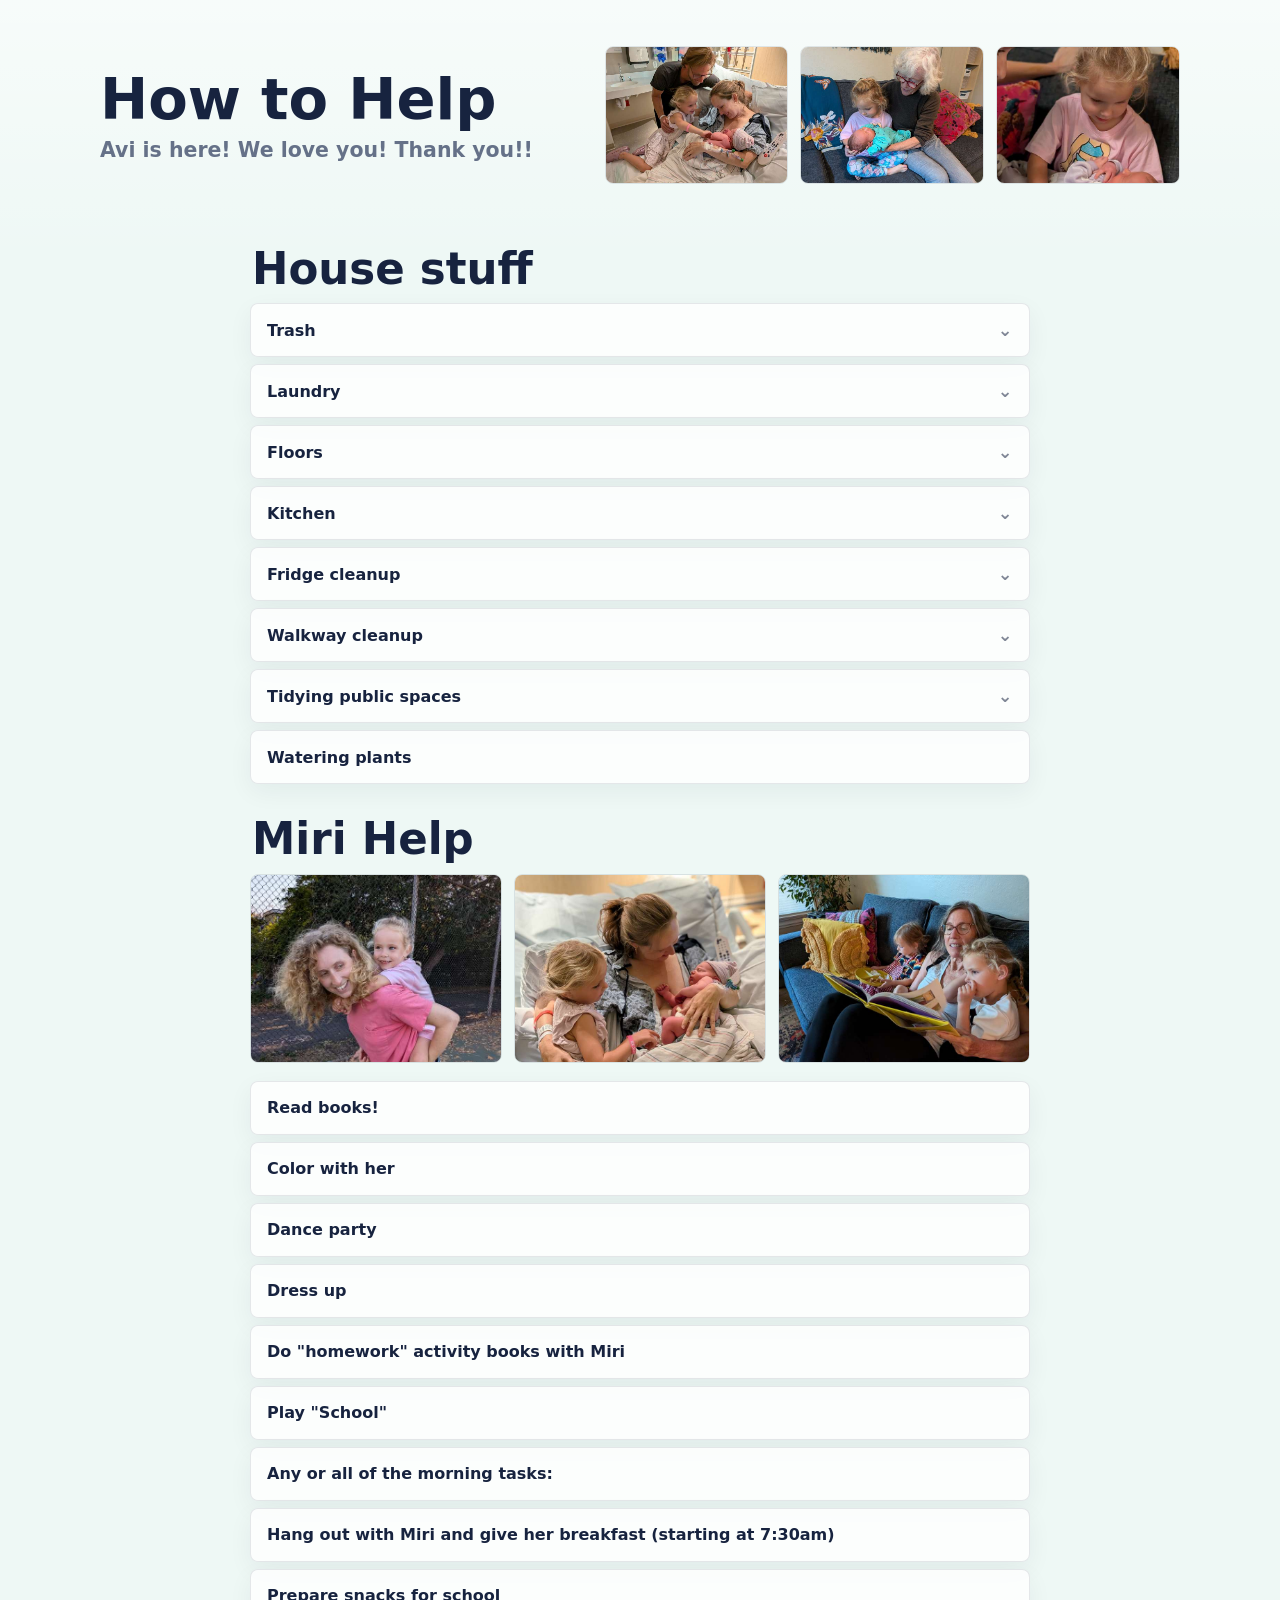
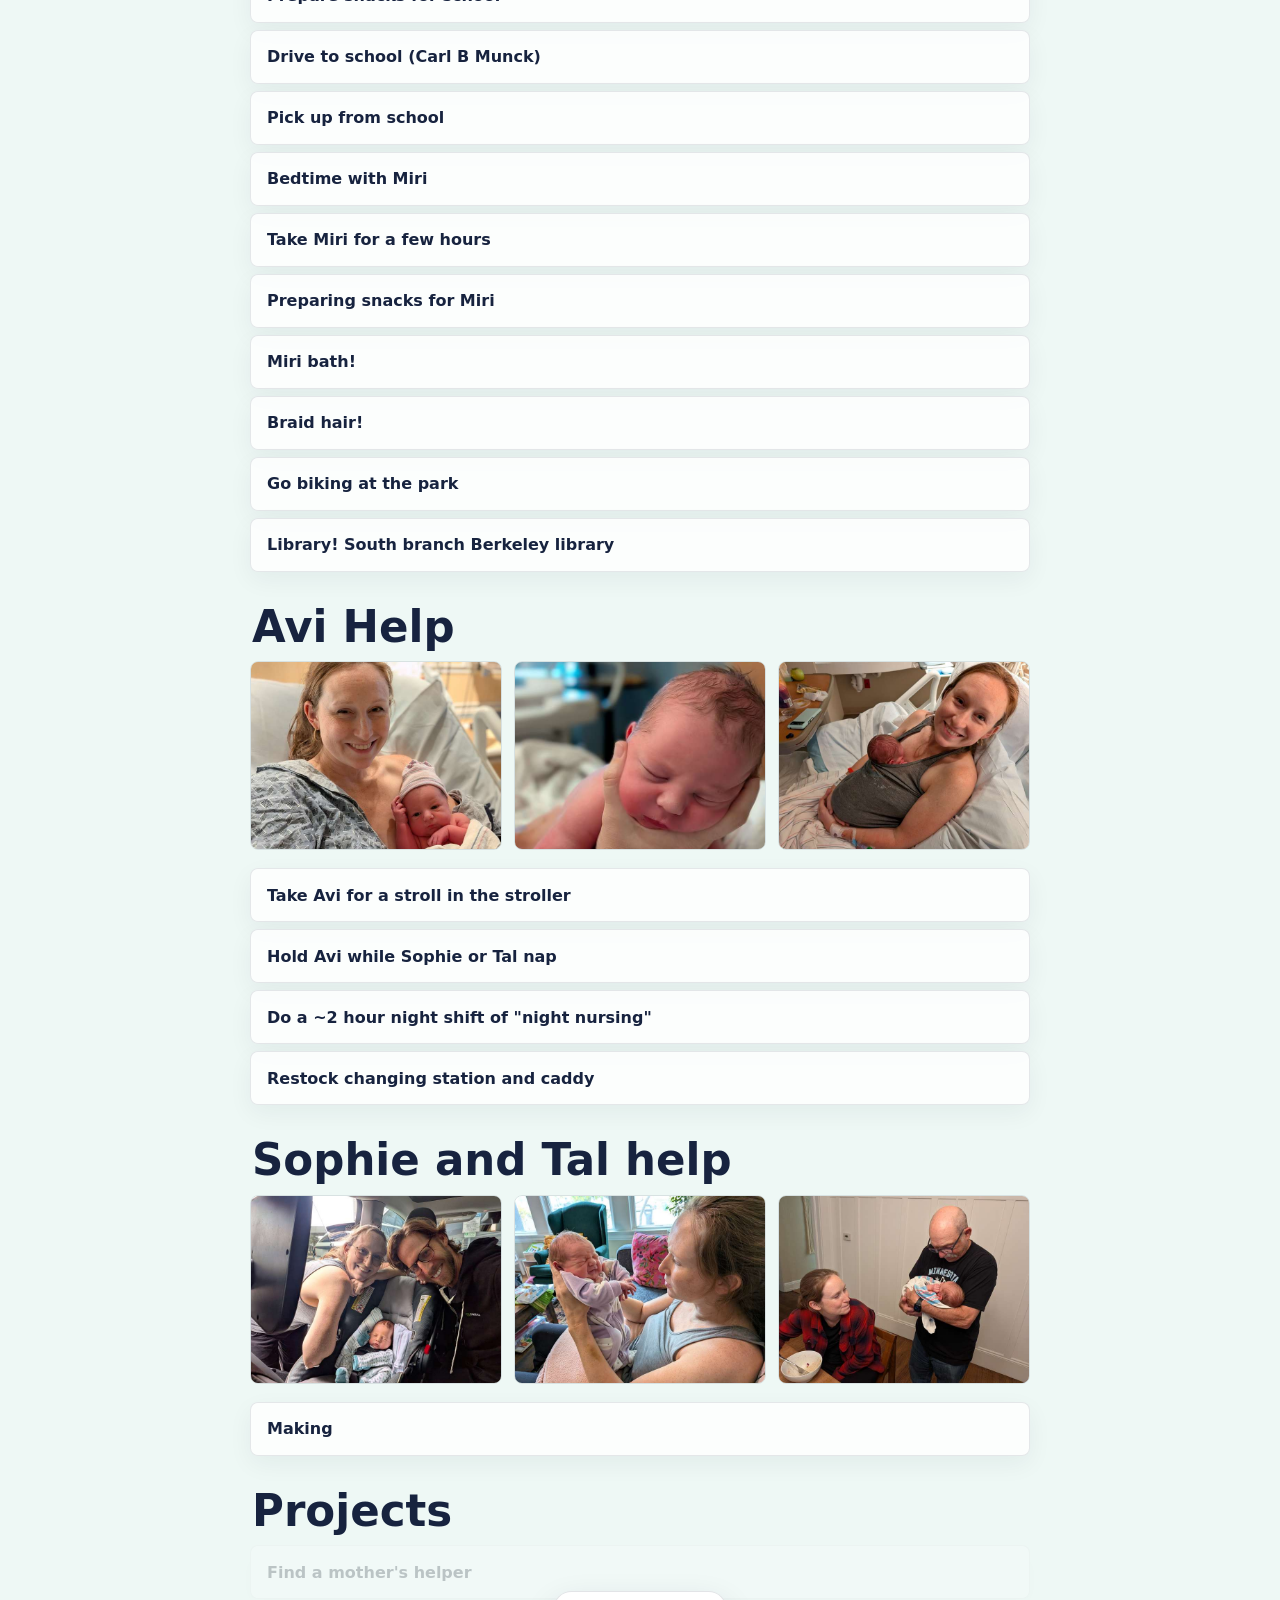
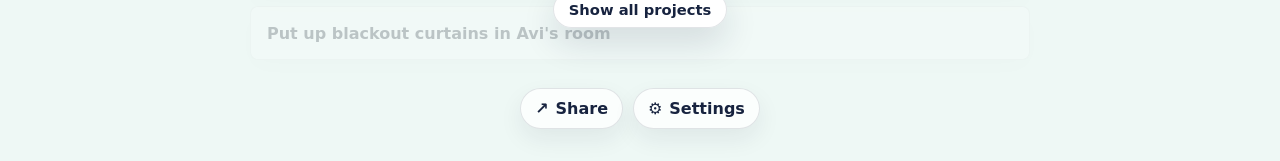
<file: index.html>
<!doctype html>
<html lang="en">
<head>
  <meta charset="utf-8">
  <meta name="viewport" content="width=device-width, initial-scale=1, viewport-fit=cover">
  <title>How to Help</title>
  <meta name="description" content="A small family help-board for Avi's newborn days.">
  <meta name="theme-color" content="#eef8f5">
  <meta name="apple-mobile-web-app-title" content="How to Help">
  <meta property="og:title" content="How to Help">
  <meta property="og:description" content="Avi is here! We love you! Thank you!!">
  <meta property="og:type" content="website">
  <meta property="og:url" content="https://talrme.github.io/how-to-help/">
  <meta property="og:image" content="https://talrme.github.io/how-to-help/images/hospital-family-bed.jpg">
  <meta property="og:image:secure_url" content="https://talrme.github.io/how-to-help/images/hospital-family-bed.jpg">
  <meta property="og:image:alt" content="Tal, Sophie, Miri, and Avi in the hospital room">
  <meta name="twitter:card" content="summary_large_image">
  <meta name="twitter:title" content="How to Help">
  <meta name="twitter:description" content="Avi is here! We love you! Thank you!!">
  <meta name="twitter:image" content="https://talrme.github.io/how-to-help/images/hospital-family-bed.jpg">
  <link rel="image_src" href="https://talrme.github.io/how-to-help/images/hospital-family-bed.jpg">
  <link rel="icon" href="help-icon.png" type="image/png">
  <link rel="apple-touch-icon" href="help-icon.png">
  <link rel="manifest" href="manifest.webmanifest">
  <link rel="stylesheet" href="shared/base.css">
  <link rel="stylesheet" href="styles.css">
</head>
<body class="command-center actual-site" data-stage="production" data-asset-root="images">
  <main class="site-shell">
    <header class="simple-hero">
      <div class="simple-title">
        <h1>How to Help</h1>
        <p>Avi is here! We love you! Thank you!!</p>
      </div>
      <div class="photo-break hero-photo-strip" aria-label="Family photos">
        <button type="button" class="photo-thumb" data-gallery-index="0" aria-label="Open photo of Tal, Sophie, Miri, and Avi in the hospital room">
          <img src="images/hospital-family-bed.jpg" style="object-position:50% 42%" alt="Tal, Sophie, Miri, and Avi in the hospital room">
        </button>
        <button type="button" class="photo-thumb" data-gallery-index="8" aria-label="Open photo of Miri and Avi sitting with grandma">
          <img src="images/miri-and-avi-with-grandma.jpg" style="object-position:55% 45%" alt="Miri and Avi sitting with grandma">
        </button>
        <button type="button" class="photo-thumb" data-gallery-index="12" aria-label="Open photo of Miri holding Avi at home">
          <img src="images/miri-and-avi.jpg" style="object-position:52% 38%" alt="Miri holding Avi at home">
        </button>
      </div>
    </header>

    <section class="sections" data-sections aria-label="Ways to help"></section>

    <footer class="bottom-tools">
      <button type="button" data-open-share aria-label="Share or save this site">
        <span aria-hidden="true">↗</span>
        <span>Share</span>
      </button>
      <button type="button" data-open-settings aria-label="Open settings">
        <span aria-hidden="true">⚙</span>
        <span>Settings</span>
      </button>
    </footer>
  </main>

  <div class="modal-backdrop" data-settings-backdrop hidden></div>
  <section class="settings-modal" data-settings-modal hidden role="dialog" aria-modal="true" aria-labelledby="settings-title">
    <div class="settings-panel">
      <header>
        <div>
          <p class="eyebrow">How to Help</p>
          <h2 id="settings-title">Settings</h2>
        </div>
        <button type="button" class="plain-x" data-close-settings aria-label="Close settings">×</button>
      </header>
      <section class="settings-section">
        <h3>Style</h3>
        <div class="style-grid" data-style-grid>
          <button type="button" data-style-option="cozy"><span></span>Cozy</button>
          <button type="button" data-style-option="bloom"><span></span>Bloom</button>
          <button type="button" data-style-option="night"><span></span>Night</button>
        </div>
      </section>
      <section class="settings-section">
        <h3>List</h3>
        <label class="toggle-row"><span>Show descriptions by default</span><input type="checkbox" data-setting="openDescriptions"><i aria-hidden="true"></i></label>
        <label class="toggle-row"><span>Show projects by default</span><input type="checkbox" data-setting="showProjects"><i aria-hidden="true"></i></label>
        <label class="toggle-row"><span>Compact list</span><input type="checkbox" data-setting="compact"><i aria-hidden="true"></i></label>
      </section>
      <details class="settings-section advanced-settings">
        <summary><span>Advanced</span><span aria-hidden="true">⌄</span></summary>
        <label>
          <span>Published Google Doc URL</span>
          <input type="url" data-doc-url placeholder="https://docs.google.com/document/d/e/2PACX-1vQbbd27IH_bLefhDq0uu_RTxQq0S-WqH5Wk_iawjYdqaXKTiIoB1UHlBS3CN3i1IugfZRaVio5yttKq/pub">
        </label>
        <small>Leave blank to use the built-in published Google Doc source.</small>
        <a class="doc-source-link" href="https://docs.google.com/document/d/1MsgLo_auKjnxbC5OEMan70R_FH8p7EzHvC7z9DwmTc8/edit?usp=sharing" target="_blank" rel="noopener">Open Google Doc</a>
      </details>
      <div class="settings-actions">
        <button type="button" class="primary-action" data-save-settings>Save</button>
        <button type="button" data-reset-device>Reset this device</button>
      </div>
    </div>
  </section>

  <section class="share-modal" data-share-modal hidden role="dialog" aria-modal="true" aria-labelledby="share-title">
    <div class="share-panel">
      <header class="share-header">
        <div>
          <p class="eyebrow">Share</p>
          <h2 id="share-title">How to Help</h2>
          <p>Send the link, scan the code, or save this page to a phone.</p>
        </div>
        <button type="button" class="plain-x share-close" data-close-share aria-label="Close share">×</button>
      </header>
      <div class="share-body">
        <div class="share-copy-card">
          <label>
            <span>Website link</span>
            <input type="url" data-share-url readonly value="https://talrme.github.io/how-to-help/" aria-label="How to Help website link">
          </label>
          <button type="button" data-copy-share>Copy</button>
          <p data-copy-status aria-live="polite"></p>
        </div>
        <section class="share-qr-card">
          <img src="assets/qr-live.png" alt="QR code for the How to Help website">
          <div>
            <span>Scan QR</span>
            <p>Open the site on another phone without typing the link.</p>
          </div>
        </section>
        <section class="share-phone-card">
          <span class="share-app-icon" aria-hidden="true">
            <img src="help-icon.png" alt="">
          </span>
          <div>
            <span>Save as app</span>
            <button type="button" data-open-install-from-share>How</button>
          </div>
          <p>Add it to a home screen so it opens like a tiny app.</p>
        </section>
      </div>
    </div>
  </section>

  <section class="install-modal" data-install-modal hidden role="dialog" aria-modal="true" aria-labelledby="install-title">
    <div class="install-panel">
      <header class="install-header">
        <div>
          <p class="eyebrow">Save</p>
          <h2 id="install-title">Save to Your Phone</h2>
          <p>Add How to Help to your home screen so it opens like an app.</p>
        </div>
        <button type="button" class="plain-x install-close" data-close-install aria-label="Close save instructions">×</button>
      </header>
      <div class="install-body">
        <div class="share-install-grid">
          <section>
            <span class="install-method-icon" aria-hidden="true">
              <img src="help-icon.png" alt="">
            </span>
            <div>
              <span>iPhone / iPad</span>
              <p>Open this site in Safari, tap Share, then choose Add to Home Screen.</p>
            </div>
          </section>
          <section>
            <span class="install-method-icon" aria-hidden="true">
              <img src="help-icon.png" alt="">
            </span>
            <div>
              <span>Android</span>
              <p>Open this site in Chrome, tap the menu, then choose Add to Home screen or Install app.</p>
            </div>
          </section>
        </div>
      </div>
    </div>
  </section>

  <section class="photo-lightbox" data-photo-lightbox hidden role="dialog" aria-modal="true" aria-label="Photo viewer">
    <div class="photo-frame" role="document" tabindex="-1">
      <button type="button" class="photo-close" data-close-photo aria-label="Close photo">×</button>
      <button type="button" class="photo-nav photo-prev" data-photo-prev aria-label="Previous photo">‹</button>
      <figure>
        <img data-photo-full alt="">
        <figcaption data-photo-caption></figcaption>
      </figure>
      <button type="button" class="photo-nav photo-next" data-photo-next aria-label="Next photo">›</button>
    </div>
  </section>

  <script src="shared/config.js"></script>
  <script src="shared/app.js"></script>
</body>
</html>
</file>
<file: shared/base.css>
:root {
  --ink: #17233f;
  --muted: #657188;
  --paper: #fffaf3;
  --panel: rgba(255,255,255,.82);
  --line: rgba(23,35,63,.13);
  --accent: #e35d4f;
  --accent-2: #238a78;
  --shadow: 0 20px 70px rgba(23,35,63,.12);
  font-family: Inter, ui-sans-serif, system-ui, -apple-system, BlinkMacSystemFont, "Segoe UI", sans-serif;
  color: var(--ink);
}

* { box-sizing: border-box; }
html { scroll-behavior: smooth; }
body {
  min-height: 100vh;
  margin: 0;
  background: var(--page-bg, #fff8ef);
  color: var(--ink);
}
button, input { font: inherit; }
button { cursor: pointer; }
img { max-width: 100%; display: block; }
.site-shell { width: min(1160px, calc(100% - 28px)); margin: 0 auto; padding: 22px 0 40px; }
.eyebrow { margin: 0 0 8px; color: var(--accent); font-size: .75rem; text-transform: uppercase; letter-spacing: .16em; font-weight: 850; }
.hero {
  position: relative;
  display: grid;
  grid-template-columns: minmax(280px, .9fr) minmax(320px, 1.1fr);
  gap: 28px;
  align-items: stretch;
  min-height: 520px;
  padding: 18px;
}
.hero-photo img { width: 100%; height: 100%; object-fit: cover; border-radius: var(--radius, 8px); box-shadow: var(--shadow); }
.hero-copy {
  align-self: center;
  padding: clamp(22px, 5vw, 54px);
}
.hero h1 { margin: 0; font-size: clamp(3.4rem, 8vw, 8rem); line-height: .85; letter-spacing: 0; }
.hero-copy p:not(.eyebrow) { max-width: 42rem; color: var(--muted); font-size: clamp(1rem, 2vw, 1.25rem); line-height: 1.55; }
.hero-actions { display: flex; flex-wrap: wrap; gap: 10px; margin-top: 24px; }
.primary-action, .plain-action, .settings-actions button, .site-footer button {
  border: 1px solid var(--line);
  border-radius: 999px;
  padding: 11px 16px;
  background: var(--accent);
  color: white;
  font-weight: 800;
  box-shadow: 0 12px 30px rgba(23,35,63,.12);
}
.plain-action, .settings-actions button:not(.primary-action), .site-footer button {
  background: rgba(255,255,255,.78);
  color: var(--ink);
  box-shadow: none;
}
.settings-button {
  position: absolute;
  top: 22px;
  right: 22px;
  display: inline-flex;
  align-items: center;
  gap: 8px;
  border: 1px solid var(--line);
  border-radius: 999px;
  padding: 10px 13px;
  background: rgba(255,255,255,.78);
  color: var(--ink);
  font-weight: 800;
  backdrop-filter: blur(12px);
}
.intro-strip {
  display: grid;
  grid-template-columns: repeat(3, 1fr);
  gap: 12px;
  margin: 24px 0;
}
.intro-strip div {
  background: var(--panel);
  border: 1px solid var(--line);
  border-radius: var(--radius, 8px);
  padding: 16px;
}
.intro-strip strong { display: block; margin-bottom: 6px; }
.intro-strip span { color: var(--muted); line-height: 1.35; }
.section-tabs {
  position: sticky;
  top: 0;
  z-index: 4;
  display: flex;
  gap: 8px;
  overflow-x: auto;
  padding: 10px 0;
  background: color-mix(in srgb, var(--page-bg, #fff8ef) 88%, transparent);
  backdrop-filter: blur(14px);
}
.section-tabs a {
  flex: 0 0 auto;
  text-decoration: none;
  color: var(--ink);
  border: 1px solid var(--line);
  background: rgba(255,255,255,.78);
  border-radius: 999px;
  padding: 9px 13px;
  font-size: .9rem;
  font-weight: 800;
}
.photo-band {
  display: grid;
  grid-template-columns: 1.2fr .8fr 1fr;
  gap: 12px;
  margin: 20px 0 34px;
}
.photo-band img { width: 100%; aspect-ratio: 16 / 10; object-fit: cover; border-radius: var(--radius, 8px); border: 1px solid var(--line); }
.content-heading { display: flex; justify-content: space-between; gap: 18px; align-items: end; margin: 12px 0 16px; }
.content-heading h2 { margin: 0; font-size: clamp(2.2rem, 5vw, 4.3rem); line-height: .95; }
.sections { display: grid; grid-template-columns: repeat(2, minmax(0, 1fr)); gap: 18px; }
.help-section {
  min-width: 0;
  padding: 18px;
  border: 1px solid var(--line);
  border-radius: var(--radius, 8px);
  background: var(--panel);
  box-shadow: 0 14px 44px rgba(23,35,63,.08);
}
.help-section header { display: flex; justify-content: space-between; gap: 12px; align-items: start; margin-bottom: 12px; }
.help-section h3 { margin: 0; font-size: clamp(1.5rem, 3vw, 2.2rem); letter-spacing: 0; }
.section-count { margin: 0; color: var(--muted); font-weight: 800; white-space: nowrap; }
.help-list { display: grid; gap: 8px; }
.help-card {
  position: relative;
  border: 1px solid var(--line);
  border-radius: calc(var(--radius, 8px) - 2px);
  background: rgba(255,255,255,.72);
  overflow: hidden;
}
.help-card.is-starred { border-color: color-mix(in srgb, var(--accent) 55%, white); background: color-mix(in srgb, var(--accent) 11%, white); }
.star-button {
  position: absolute;
  left: 10px;
  top: 10px;
  z-index: 2;
  width: 32px;
  height: 32px;
  border: 0;
  border-radius: 50%;
  background: transparent;
  color: var(--accent);
  font-size: 1.15rem;
}
.card-main {
  width: 100%;
  display: grid;
  grid-template-columns: 1fr auto;
  gap: 12px;
  align-items: center;
  border: 0;
  background: transparent;
  color: inherit;
  text-align: left;
  padding: 13px 14px 13px 48px;
}
.item-title { font-weight: 850; line-height: 1.25; }
.expand-mark { transition: transform .18s ease; color: var(--muted); font-weight: 900; }
.card-main[aria-expanded="true"] .expand-mark { transform: rotate(45deg); }
.item-details { padding: 0 16px 16px 48px; color: var(--muted); line-height: 1.45; }
.item-details p { margin: 0; }
.closing-card {
  display: grid;
  grid-template-columns: .8fr 1.2fr;
  gap: 18px;
  align-items: center;
  margin-top: 24px;
  padding: 18px;
  border-radius: var(--radius, 8px);
  background: var(--panel);
  border: 1px solid var(--line);
}
.closing-card img { aspect-ratio: 16 / 10; width: 100%; object-fit: cover; border-radius: calc(var(--radius, 8px) - 2px); }
.closing-card h2 { margin: 0 0 8px; font-size: clamp(1.8rem, 4vw, 3rem); line-height: 1; }
.closing-card p:not(.eyebrow) { color: var(--muted); line-height: 1.5; }
.site-footer { display: flex; justify-content: center; gap: 10px; align-items: center; margin-top: 26px; color: var(--muted); }
.site-footer a { color: inherit; }
.modal-backdrop {
  position: fixed;
  inset: 0;
  z-index: 20;
  background: rgba(23,35,63,.3);
  backdrop-filter: blur(8px);
}
.settings-modal, .qr-modal {
  position: fixed;
  inset: 0;
  z-index: 21;
  display: grid;
  place-items: center;
  padding: 18px;
}
.settings-modal[hidden], .qr-modal[hidden], .modal-backdrop[hidden] { display: none; }
.settings-panel, .qr-panel {
  width: min(560px, 100%);
  max-height: min(720px, calc(100vh - 36px));
  overflow: auto;
  background: var(--paper);
  border: 1px solid var(--line);
  border-radius: 10px;
  box-shadow: 0 28px 90px rgba(23,35,63,.28);
  padding: 18px;
}
.settings-panel header, .qr-panel header { display: flex; justify-content: space-between; align-items: start; gap: 16px; margin-bottom: 16px; }
.settings-panel h2, .qr-panel h2 { margin: 0; font-size: 2rem; }
.plain-x {
  width: 38px;
  height: 38px;
  border: 0;
  background: transparent;
  font-size: 2rem;
  line-height: 1;
  transition: transform .2s ease;
}
.plain-x:hover { transform: rotate(90deg); }
.settings-section { border-top: 1px solid var(--line); padding: 16px 0; }
.settings-section h3 { margin: 0 0 10px; }
.style-grid { display: grid; grid-template-columns: repeat(3, 1fr); gap: 10px; }
.style-grid button {
  border: 1px solid var(--line);
  border-radius: 8px;
  background: rgba(255,255,255,.72);
  padding: 10px;
  font-weight: 850;
}
.style-grid .is-selected { outline: 3px solid color-mix(in srgb, var(--accent) 45%, transparent); }
.style-grid span { display: block; height: 34px; border-radius: 6px; margin-bottom: 8px; background: linear-gradient(135deg, var(--accent), var(--accent-2)); }
.toggle-row { display: flex; justify-content: space-between; align-items: center; gap: 14px; padding: 10px 0; }
.advanced-settings summary { display: flex; justify-content: space-between; font-weight: 850; cursor: pointer; }
.advanced-settings input { width: 100%; margin-top: 8px; border: 1px solid var(--line); border-radius: 8px; padding: 10px; }
.advanced-settings small { display: block; color: var(--muted); line-height: 1.4; margin-top: 8px; }
.doc-source-link {
  display: inline-flex;
  align-items: center;
  margin-top: 12px;
  color: var(--accent);
  font-size: .9rem;
  font-weight: 850;
  text-decoration: none;
}
.doc-source-link:hover, .doc-source-link:focus-visible { text-decoration: underline; text-underline-offset: 3px; }
.settings-actions { display: flex; gap: 10px; justify-content: flex-end; padding-top: 10px; }
.qr-panel { text-align: center; }
.qr-panel img { width: min(320px, 82vw); margin: 10px auto 16px; border: 12px solid white; border-radius: 8px; }
.qr-panel a { color: var(--muted); overflow-wrap: anywhere; }
body[data-style="bright"] { --paper: #ffffff; --panel: rgba(255,255,255,.9); --accent: #0d8f81; --accent-2: #ffb347; }
body[data-style="night"] { --paper: #111827; --panel: rgba(22,30,48,.9); --ink: #f6f2e8; --muted: #b8c1d1; --line: rgba(255,255,255,.14); --accent: #ffb86b; --accent-2: #7ad7ca; color: var(--ink); }
body.is-compact .hero { min-height: 380px; }
body.is-compact .intro-strip, body.is-compact .photo-band, body.is-compact .closing-card { display: none; }
body.is-compact .help-section { padding: 12px; }
body.is-compact .card-main { padding-top: 10px; padding-bottom: 10px; }
@media (max-width: 820px) {
  .site-shell { width: min(100% - 18px, 560px); padding-top: 10px; }
  .hero, .picker-hero, .intro-strip, .photo-band, .sections, .closing-card { grid-template-columns: 1fr; }
  .hero { min-height: auto; padding: 10px; }
  .hero-photo img { max-height: 380px; }
  .hero-copy { padding: 20px 4px 8px; }
  .hero h1 { font-size: clamp(3.6rem, 19vw, 5.8rem); }
  .settings-button { top: 16px; right: 16px; }
  .content-heading { display: block; }
  .help-section { padding: 14px; }
  .section-tabs { margin-left: -9px; margin-right: -9px; padding-left: 9px; }
  .site-footer { flex-direction: column; }
}
</file>
<file: styles.css>
body.actual-site {
  --page-bg: #eef8f5;
  --paper: #fbfffd;
  --panel: rgba(255,255,255,.88);
  --accent: #168977;
  --accent-2: #ef7f61;
  --radius: 8px;
  background:
    linear-gradient(180deg, rgba(255,255,255,.55), rgba(255,255,255,0) 260px),
    var(--page-bg);
}

.actual-site .site-shell {
  width: min(100% - 18px, 720px);
  padding: 12px 0 28px;
}

.simple-hero {
  display: grid;
  gap: 14px;
  margin-bottom: 18px;
}

.simple-title {
  padding: 12px 4px 0;
}

.simple-title h1 {
  margin: 0;
  max-width: 100%;
  font-size: clamp(2.55rem, 12.4vw, 4.6rem);
  line-height: .9;
  letter-spacing: 0;
  white-space: nowrap;
}

.simple-title p:not(.eyebrow) {
  margin: 12px 0 0;
  color: var(--muted);
  font-size: 1.05rem;
  font-weight: 750;
}

.simple-hero img {
  width: 100%;
  max-height: 420px;
  object-fit: cover;
  object-position: center 34%;
  border-radius: 8px;
  border: 1px solid var(--line);
  box-shadow: 0 16px 45px rgba(23,35,63,.1);
}

.hero-photo-button,
.photo-thumb {
  display: block;
  width: 100%;
  min-width: 0;
  overflow: hidden;
  padding: 0;
  border: 0;
  border-radius: 8px;
  background: transparent;
  cursor: zoom-in;
}

.hero-photo-button:focus-visible,
.photo-thumb:focus-visible {
  outline: 3px solid rgba(22,137,119,.42);
  outline-offset: 3px;
}

.actual-site .sections {
  display: grid;
  grid-template-columns: 1fr;
  gap: 0;
}

.actual-site .help-section {
  padding: 0;
  border: 0;
  background: transparent;
  box-shadow: none;
}

.actual-site .help-section header {
  display: block;
  margin: 26px 0 10px;
  padding: 0 2px;
}

.actual-site .help-section:first-child header {
  margin-top: 6px;
}

.actual-site .help-section h3 {
  margin: 0;
  font-size: clamp(1.65rem, 7vw, 2.35rem);
  line-height: 1;
}

.actual-site .help-list {
  display: grid;
  gap: 7px;
}

.actual-site .help-list.has-project-preview {
  position: relative;
}

.actual-site .help-card {
  display: grid;
  grid-template-columns: minmax(0, 1fr);
  align-items: start;
  overflow: hidden;
  border: 1px solid rgba(23,35,63,.1);
  border-radius: 8px;
  background: rgba(255,255,255,.8);
  box-shadow: 0 8px 24px rgba(23,35,63,.055);
}

.actual-site .help-card.is-project-preview {
  pointer-events: none;
  opacity: .24;
  filter: saturate(.55);
}

.projects-preview-fade {
  position: absolute;
  inset: auto 0 0;
  z-index: 2;
  min-height: 102px;
  display: flex;
  align-items: center;
  justify-content: center;
  padding: 14px 12px;
  pointer-events: none;
}

.projects-toggle,
.projects-hide-link {
  touch-action: manipulation;
  -webkit-tap-highlight-color: rgba(22,137,119,.12);
}

.projects-overlay-button {
  pointer-events: auto;
  border: 1px solid rgba(23,35,63,.12);
  border-radius: 999px;
  background: rgba(255,255,255,.96);
  color: var(--ink);
  padding: 9px 15px;
  font-size: .92rem;
  font-weight: 900;
  box-shadow: 0 14px 34px rgba(23,35,63,.14);
}

.projects-hide-link {
  display: block;
  width: fit-content;
  margin: 11px auto 0;
  border: 0;
  background: transparent;
  color: var(--muted);
  font: inherit;
  font-size: .82rem;
  font-weight: 850;
  text-decoration: underline;
  text-decoration-thickness: 1px;
  text-underline-offset: 3px;
}

.actual-site .card-main {
  grid-column: 1;
  width: 100%;
  display: grid;
  grid-template-columns: minmax(0, 1fr) 24px;
  align-items: center;
  gap: 8px;
  min-height: 46px;
  padding: 12px 10px 12px 14px;
  border: 0;
  background: transparent;
  text-align: left;
  color: inherit;
  touch-action: manipulation;
  -webkit-tap-highlight-color: rgba(22,137,119,.12);
}

.actual-site .card-static {
  grid-template-columns: minmax(0, 1fr);
  cursor: default;
}

.actual-site .item-title {
  font-weight: 820;
  line-height: 1.22;
}

.actual-site .expand-mark {
  width: 24px;
  height: 24px;
  display: grid;
  place-items: center;
  color: rgba(23,35,63,.55);
  font-size: 1.1rem;
  transition: transform .18s ease;
}

.actual-site .card-main[aria-expanded="true"] .expand-mark {
  transform: rotate(180deg);
}

.actual-site .item-details {
  grid-column: 1;
  padding: 0 12px 14px 14px;
  color: var(--muted);
  line-height: 1.42;
}

.actual-site .move-controls {
  grid-column: 1 / -1;
  display: flex;
  gap: 8px;
  padding: 0 10px 10px 36px;
}

.actual-site .move-controls[hidden] {
  display: none;
}

.actual-site .move-controls button {
  flex: 1;
  border: 1px solid var(--line);
  border-radius: 999px;
  background: rgba(255,255,255,.85);
  color: var(--ink);
  padding: 8px 10px;
  font-size: .86rem;
  font-weight: 800;
}

.actual-site .move-controls button:disabled {
  opacity: .38;
}

.actual-site .help-card.is-moving {
  border-color: rgba(22,137,119,.38);
  background: rgba(255,255,255,.96);
}

.photo-break {
  --photo-gap: 7px;
  display: grid;
  grid-template-columns: repeat(3, minmax(0, 1fr));
  width: min(100%, calc(100vw - 18px));
  max-width: calc(100vw - 18px);
  min-width: 0;
  gap: var(--photo-gap);
  margin: 10px 0 14px;
}

.photo-break .photo-thumb {
  width: 100%;
}

.hero-photo-strip {
  margin: 0;
}

.photo-break img {
  display: block;
  width: 100%;
  height: 100%;
  aspect-ratio: 1 / 1;
  object-fit: cover;
  border-radius: 8px;
  border: 1px solid rgba(23,35,63,.1);
}

body.photo-modal-open {
  overflow: hidden;
}

.photo-lightbox {
  position: fixed;
  inset: 0;
  z-index: 80;
  display: grid;
  place-items: center;
  padding: 18px;
  background: rgba(12,18,32,.72);
  backdrop-filter: blur(14px);
  opacity: 0;
  transition: opacity .24s ease;
}

.photo-lightbox[hidden] {
  display: none;
}

.photo-lightbox.is-open {
  opacity: 1;
}

.photo-frame {
  position: relative;
  width: min(100%, 920px);
  display: grid;
  place-items: center;
  opacity: 0;
  transform: translateY(14px) scale(.96);
  transition: opacity .24s ease, transform .24s cubic-bezier(.2,.9,.22,1);
}

.photo-frame:focus {
  outline: none;
}

.photo-lightbox.is-open .photo-frame {
  opacity: 1;
  transform: translateY(0) scale(1);
}

.photo-frame figure {
  width: 100%;
  margin: 0;
  display: grid;
  justify-items: center;
  gap: 10px;
}

.photo-frame img {
  max-width: 100%;
  max-height: min(78vh, 820px);
  object-fit: contain;
  border-radius: 12px;
  box-shadow: 0 28px 80px rgba(0,0,0,.38);
}

.photo-frame figcaption {
  color: rgba(255,255,255,.78);
  font-size: .88rem;
  font-weight: 800;
  letter-spacing: .08em;
}

.photo-close,
.photo-nav {
  border: 1px solid rgba(255,255,255,.22);
  background: rgba(255,255,255,.84);
  color: #14213d;
  box-shadow: 0 12px 35px rgba(0,0,0,.24);
}

.photo-close {
  position: absolute;
  z-index: 2;
  top: -14px;
  right: -8px;
  width: 42px;
  height: 42px;
  display: grid;
  place-items: center;
  border-radius: 999px;
  font-size: 1.7rem;
  line-height: 1;
  transition: transform .22s ease, background .22s ease;
}

.photo-close:hover,
.photo-close:focus-visible {
  background: #fff;
  transform: rotate(90deg) scale(1.06);
}

.photo-nav {
  position: absolute;
  z-index: 2;
  top: 50%;
  width: 44px;
  height: 58px;
  display: grid;
  place-items: center;
  border-radius: 999px;
  font-size: 2rem;
  line-height: 1;
  transform: translateY(-50%);
  transition: transform .2s ease, background .2s ease;
}

.photo-nav:hover,
.photo-nav:focus-visible {
  background: #fff;
  transform: translateY(-50%) scale(1.06);
}

.photo-prev {
  left: 10px;
}

.photo-next {
  right: 10px;
}

.bottom-tools {
  display: flex;
  justify-content: center;
  gap: 10px;
  margin: 28px 0 4px;
}

.bottom-tools button {
  display: inline-flex;
  align-items: center;
  gap: 7px;
  border: 1px solid rgba(23,35,63,.12);
  border-radius: 999px;
  background: rgba(255,255,255,.78);
  color: var(--ink);
  padding: 10px 14px;
  font-weight: 850;
  box-shadow: 0 10px 24px rgba(23,35,63,.07);
}

.share-modal,
.install-modal {
  position: fixed;
  inset: 0;
  z-index: 70;
  display: grid;
  place-items: center;
  min-height: 100dvh;
  overflow-y: auto;
  padding: 18px;
  background:
    radial-gradient(circle at 28% 16%, color-mix(in srgb, var(--accent) 22%, transparent), transparent 30%),
    radial-gradient(circle at 78% 76%, color-mix(in srgb, var(--accent-2) 16%, transparent), transparent 34%),
    rgba(10,16,28,.66);
  backdrop-filter: blur(12px);
}

.share-modal[hidden],
.install-modal[hidden] {
  display: none;
}

.share-panel,
.install-panel {
  width: min(100%, 640px);
  max-height: min(820px, calc(100dvh - 36px));
  overflow: hidden;
  border: 1px solid rgba(255,255,255,.2);
  border-radius: 10px;
  background:
    linear-gradient(180deg, rgba(255,255,253,.98), rgba(239,248,245,.98)),
    radial-gradient(circle at 92% 0%, color-mix(in srgb, var(--accent) 16%, transparent), transparent 36%);
  color: #17233f;
  box-shadow: 0 28px 90px rgba(23,35,63,.32);
}

.share-header,
.install-header {
  display: flex;
  align-items: center;
  justify-content: space-between;
  gap: 16px;
  padding: 20px 22px;
  background:
    radial-gradient(circle at 100% 0%, color-mix(in srgb, var(--accent-2) 24%, transparent), transparent 34%),
    linear-gradient(135deg, #123c37, #16233f 76%);
  color: #fffaf3;
}

.share-header .eyebrow,
.install-header .eyebrow {
  color: #7ad7ca;
}

.share-header h2,
.install-header h2 {
  margin: 4px 0 0;
  font-size: clamp(1.9rem, 8vw, 2.5rem);
  line-height: 1;
}

.share-header p:not(.eyebrow),
.install-header p:not(.eyebrow) {
  margin: 7px 0 0;
  color: rgba(255,250,243,.72);
  font-size: .94rem;
  font-weight: 750;
  line-height: 1.35;
}

.share-close,
.install-close {
  color: #fffaf3;
  background: rgba(255,255,255,.08);
  border: 1px solid rgba(255,255,255,.18);
}

.share-close:hover,
.share-close:focus-visible,
.install-close:hover,
.install-close:focus-visible {
  color: #17233f;
  background: #fffaf3;
}

.share-body,
.install-body {
  display: grid;
  gap: 12px;
  max-height: calc(100dvh - 180px);
  overflow-y: auto;
  padding: 14px;
  -webkit-overflow-scrolling: touch;
}

.share-copy-card,
.share-qr-card,
.share-phone-card,
.share-install-grid section {
  border: 1px solid rgba(23,35,63,.1);
  border-radius: 8px;
  background: rgba(255,255,255,.78);
}

.share-copy-card {
  display: grid;
  grid-template-columns: minmax(0, 1fr) auto;
  align-items: end;
  gap: 8px;
  padding: 10px;
}

.share-copy-card label {
  display: grid;
  gap: 6px;
  min-width: 0;
}

.share-copy-card label span,
.share-install-grid div > span {
  color: #657188;
  font-size: .76rem;
  font-weight: 950;
  text-transform: uppercase;
}

.share-copy-card input {
  width: 100%;
  min-width: 0;
  min-height: 42px;
  overflow: hidden;
  border: 1px solid rgba(23,35,63,.14);
  border-radius: 6px;
  background: #fffefa;
  color: #17233f;
  font-size: .9rem;
  font-weight: 750;
  padding: 9px 10px;
  text-overflow: ellipsis;
}

.share-copy-card button,
.share-phone-card button {
  border: 0;
  border-radius: 999px;
  background: #17233f;
  color: #fffaf3;
  font: inherit;
  font-weight: 950;
  min-height: 40px;
  padding: 8px 14px;
  transition: filter .18s ease, transform .18s ease;
}

.share-copy-card button {
  border-radius: 6px;
  min-width: 84px;
}

.share-copy-card button:hover,
.share-phone-card button:hover,
.share-copy-card button:focus-visible,
.share-phone-card button:focus-visible {
  filter: brightness(1.08);
  transform: translateY(-1px);
}

.share-copy-card [data-copy-status] {
  grid-column: 1 / -1;
  min-height: 1em;
  margin: -2px 0 0;
  color: var(--accent);
  font-size: .82rem;
  font-weight: 850;
}

.share-qr-card,
.share-phone-card {
  display: grid;
  grid-template-columns: auto minmax(0, 1fr);
  align-items: center;
  gap: 12px;
  padding: 10px;
}

.share-qr-card {
  background:
    linear-gradient(135deg, rgba(255,255,253,.96), rgba(232,246,242,.96)),
    radial-gradient(circle at 84% 18%, color-mix(in srgb, var(--accent) 16%, transparent), transparent 34%);
}

.share-qr-card img {
  width: 104px;
  height: 104px;
  display: block;
  padding: 7px;
  border: 1px solid rgba(23,35,63,.12);
  border-radius: 8px;
  background: #fff;
  box-shadow: 0 12px 30px rgba(23,35,63,.1);
  image-rendering: pixelated;
}

.share-qr-card div,
.share-phone-card div,
.share-install-grid section > div {
  display: grid;
  gap: 5px;
  min-width: 0;
}

.share-qr-card div > span,
.share-phone-card div > span {
  color: #17233f;
  font-size: 1.04rem;
  font-weight: 950;
}

.share-qr-card p,
.share-phone-card p,
.share-install-grid p {
  margin: 0;
  color: #657188;
  font-size: .9rem;
  font-weight: 750;
  line-height: 1.35;
}

.share-phone-card {
  background: linear-gradient(135deg, rgba(22,137,119,.08), rgba(239,127,97,.08));
}

.share-phone-card div {
  grid-template-columns: minmax(0, 1fr) auto;
  align-items: center;
}

.share-app-icon,
.install-method-icon {
  width: 48px;
  height: 48px;
  display: inline-flex;
  align-items: center;
  justify-content: center;
  overflow: hidden;
  border: 1px solid rgba(23,35,63,.1);
  border-radius: 14px;
  background: var(--accent);
  box-shadow: 0 10px 24px rgba(23,35,63,.12);
}

.share-app-icon img,
.install-method-icon img {
  width: 32px;
  height: 32px;
  display: block;
  object-fit: contain;
}

.share-install-grid {
  display: grid;
  grid-template-columns: repeat(2, minmax(0, 1fr));
  gap: 12px;
}

.share-install-grid section {
  display: grid;
  grid-template-columns: auto minmax(0, 1fr);
  align-items: start;
  gap: 10px;
  padding: 14px;
  background:
    linear-gradient(180deg, rgba(255,254,250,.96), rgba(235,246,242,.96));
}

.install-method-icon {
  border-radius: 12px;
  background: #123c37;
}

.share-install-grid p {
  color: #17233f;
}

.actual-site .plain-x {
  color: var(--ink);
  border-radius: 999px;
}

.actual-site .plain-x:hover,
.actual-site .plain-x:focus-visible {
  background: color-mix(in srgb, var(--accent) 12%, transparent);
}

body.actual-site .share-close,
body.actual-site .install-close {
  color: #fffaf3;
  background: rgba(255,255,255,.08);
  border: 1px solid rgba(255,255,255,.18);
}

body.actual-site .share-close:hover,
body.actual-site .share-close:focus-visible,
body.actual-site .install-close:hover,
body.actual-site .install-close:focus-visible {
  color: #17233f;
  background: #fffaf3;
}

.actual-site .style-grid [data-style-option="cozy"] span {
  background: linear-gradient(135deg, #168977, #ef7f61);
}

.actual-site .style-grid [data-style-option="bloom"] span {
  background: linear-gradient(135deg, #0b7f8f, #d84b6a 58%, #f4b04f);
}

.actual-site .style-grid [data-style-option="night"] span {
  background: linear-gradient(135deg, #111827, #7ad7ca 54%, #ffb86b);
}

.actual-site .toggle-row {
  cursor: pointer;
  user-select: none;
}

.actual-site .toggle-row input {
  position: absolute;
  opacity: 0;
  pointer-events: none;
}

.actual-site .toggle-row i {
  position: relative;
  flex: 0 0 auto;
  width: 48px;
  height: 28px;
  border: 1px solid var(--line);
  border-radius: 999px;
  background: color-mix(in srgb, var(--muted) 22%, white);
  box-shadow: inset 0 1px 3px rgba(23,35,63,.14);
  transition: background .18s ease, border-color .18s ease;
}

.actual-site .toggle-row i::after {
  content: "";
  position: absolute;
  top: 3px;
  left: 3px;
  width: 20px;
  height: 20px;
  border-radius: 999px;
  background: #fff;
  box-shadow: 0 2px 8px rgba(23,35,63,.24);
  transition: transform .18s ease;
}

.actual-site .toggle-row input:checked + i {
  border-color: color-mix(in srgb, var(--accent) 70%, var(--line));
  background: color-mix(in srgb, var(--accent) 78%, white);
}

.actual-site .toggle-row input:checked + i::after {
  transform: translateX(20px);
}

.actual-site .toggle-row input:focus-visible + i {
  outline: 3px solid color-mix(in srgb, var(--accent) 34%, transparent);
  outline-offset: 3px;
}

body.actual-site[data-style="bloom"] {
  --page-bg: #fff5f7;
  --paper: #fffafb;
  --panel: rgba(255,255,255,.9);
  --accent: #0b7f8f;
  --accent-2: #d84b6a;
  --muted: #6f687c;
}

body.actual-site[data-style="night"] {
  --page-bg: #111827;
  --paper: #111827;
  --panel: rgba(22,30,48,.9);
  --ink: #f6f2e8;
  --muted: #b8c1d1;
  --line: rgba(255,255,255,.14);
  --accent: #ffb86b;
  --accent-2: #7ad7ca;
}

body.actual-site[data-style="night"] .help-card,
body.actual-site[data-style="night"] .bottom-tools button,
body.actual-site[data-style="night"] .settings-panel,
body.actual-site[data-style="night"] .qr-panel {
  background: rgba(22,30,48,.82);
}

body.actual-site[data-style="night"] .style-grid button,
body.actual-site[data-style="night"] .advanced-settings input {
  background: rgba(255,255,255,.08);
  color: var(--ink);
}

body.actual-site[data-style="night"] .toggle-row i {
  background: rgba(255,255,255,.16);
}

body.actual-site[data-style="night"] .toggle-row input:checked + i {
  background: color-mix(in srgb, var(--accent) 70%, #111827);
}

body.actual-site[data-style="night"] .projects-overlay-button {
  background: rgba(22,30,48,.96);
  color: var(--ink);
  border-color: rgba(255,255,255,.16);
}

body.actual-site[data-style="night"] .settings-actions button:not(.primary-action) {
  background: rgba(255,255,255,.86);
  color: #17233f;
}

body.actual-site.is-compact .simple-hero img,
body.actual-site.is-compact .photo-break {
  display: none;
}

body.actual-site.is-compact .help-section header {
  margin-top: 18px;
}

body.actual-site.is-compact .help-card {
  box-shadow: none;
}

@media (min-width: 760px) {
  .actual-site .site-shell {
    width: min(1080px, calc(100% - 72px));
    padding-top: 34px;
  }

  .simple-hero {
    grid-template-columns: minmax(320px, .78fr) minmax(420px, 1fr);
    align-items: center;
    gap: clamp(26px, 4.4vw, 56px);
    margin: 0 auto 38px;
    max-width: 1080px;
  }

  .simple-title {
    padding: 0;
  }

  .simple-title h1 {
    font-size: clamp(3.5rem, 4.5vw, 4.8rem);
  }

  .simple-title p:not(.eyebrow) {
    font-size: 1.28rem;
  }

  .simple-hero img {
    max-height: 520px;
    aspect-ratio: 4 / 3;
  }

  .actual-site .sections {
    width: min(100%, 780px);
    margin: 0 auto;
    grid-template-columns: 1fr;
    gap: 0;
  }

  .actual-site .help-section header,
  .actual-site .help-section:first-child header {
    margin: 34px 0 12px;
  }

  .actual-site .help-section:first-child header {
    margin-top: 8px;
  }

  .actual-site .help-section h3 {
    font-size: clamp(2rem, 3.4vw, 3rem);
  }

  .actual-site .card-main {
    min-height: 52px;
    padding: 13px 12px 13px 16px;
  }

  .photo-break {
    --photo-gap: 12px;
    width: 100%;
    max-width: none;
    margin: 12px 0 18px;
  }

  .photo-break img {
    aspect-ratio: 4 / 3;
  }
}

@media (max-width: 560px) {
  .actual-site .card-main {
    cursor: pointer;
  }

  .actual-site .expand-mark {
    transition-duration: .06s;
  }

  .share-modal,
  .install-modal {
    padding: 12px;
  }

  .share-copy-card,
  .share-qr-card,
  .share-phone-card,
  .share-install-grid,
  .share-install-grid section {
    grid-template-columns: 1fr;
  }

  .share-qr-card img {
    width: 132px;
    height: 132px;
  }

  .share-copy-card button,
  .share-phone-card button {
    width: 100%;
  }

  .share-app-icon,
  .install-method-icon {
    width: 44px;
    height: 44px;
  }

  .photo-lightbox {
    padding: 12px;
  }

  .photo-frame img {
    max-height: 74vh;
    border-radius: 10px;
  }

  .photo-close {
    top: -8px;
    right: -2px;
  }

  .photo-nav {
    width: 40px;
    height: 52px;
  }

  .photo-prev {
    left: 6px;
  }

  .photo-next {
    right: 6px;
  }
}

@media (prefers-reduced-motion: reduce) {
  .photo-lightbox,
  .photo-frame,
  .photo-close,
  .photo-nav {
    transition: none;
  }
}

@media (min-width: 1180px) {
  .actual-site .sections {
    grid-template-columns: 1fr;
  }
}
</file>
